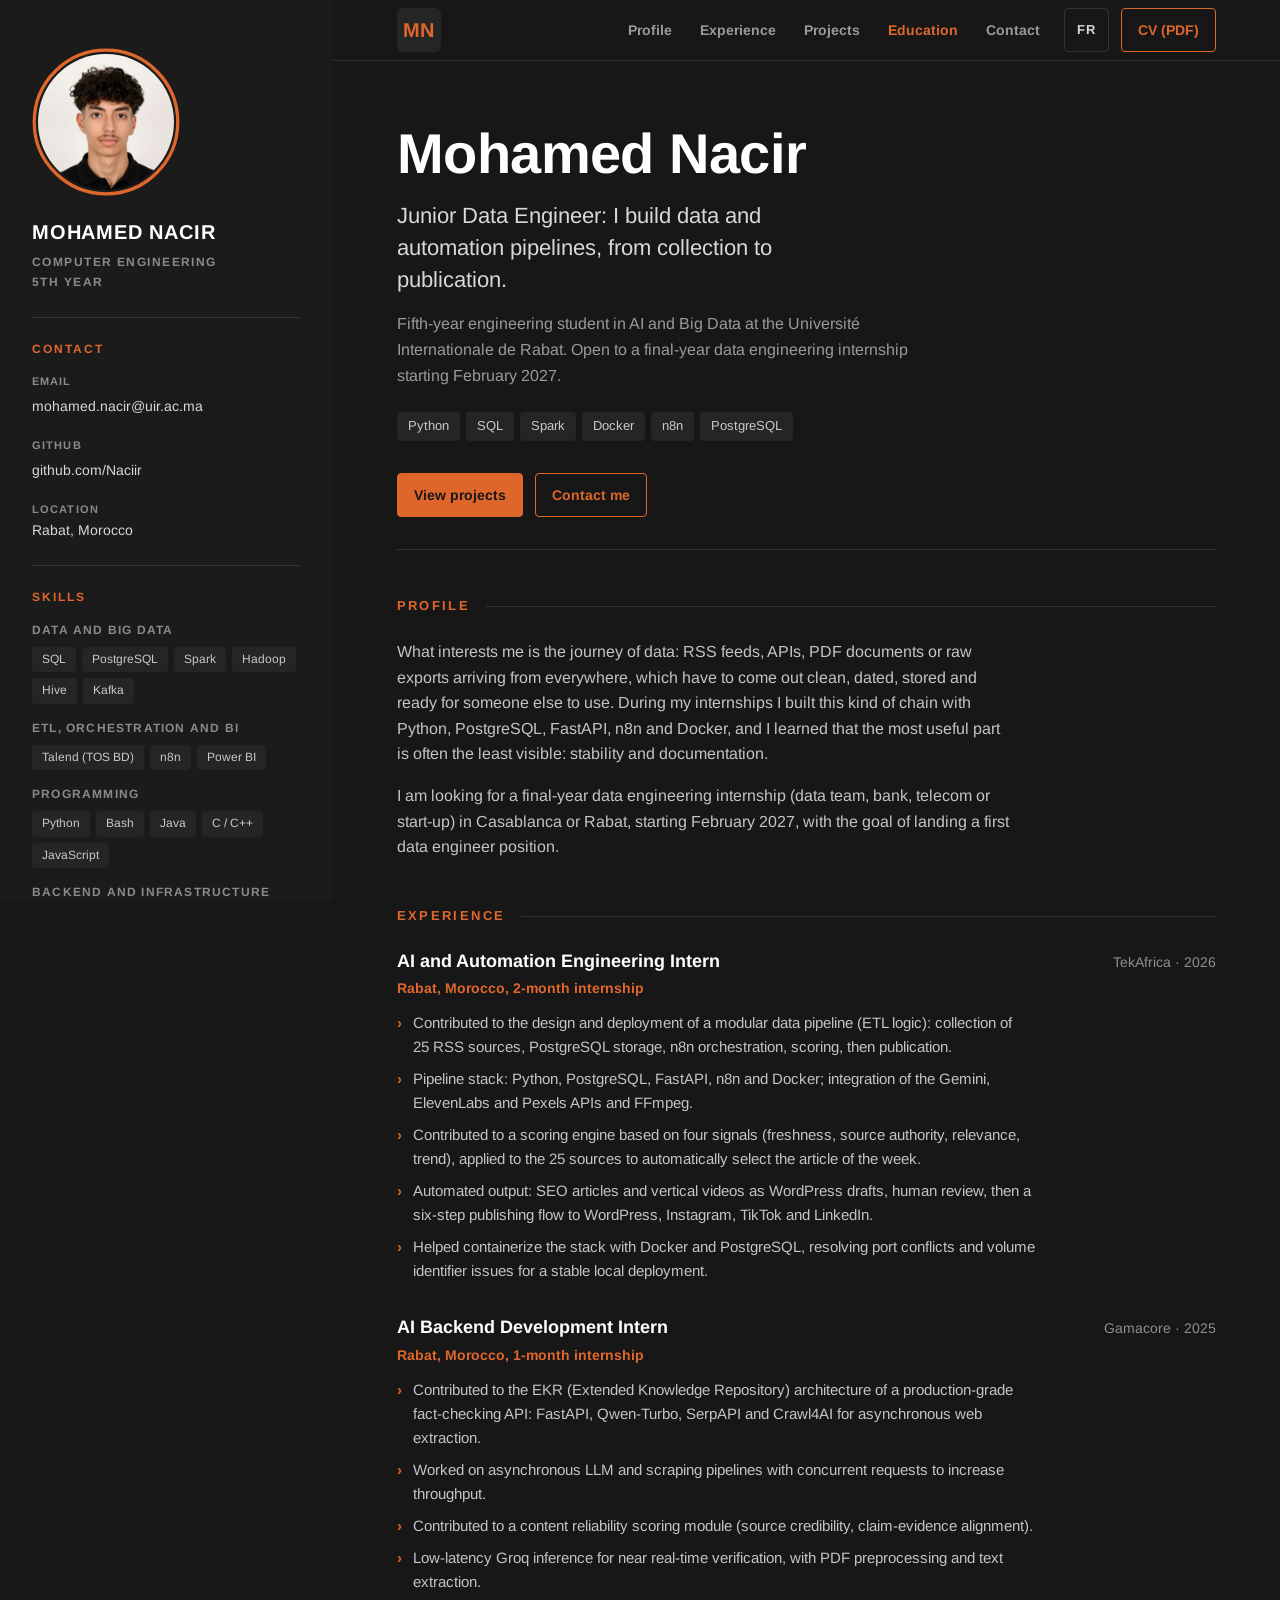
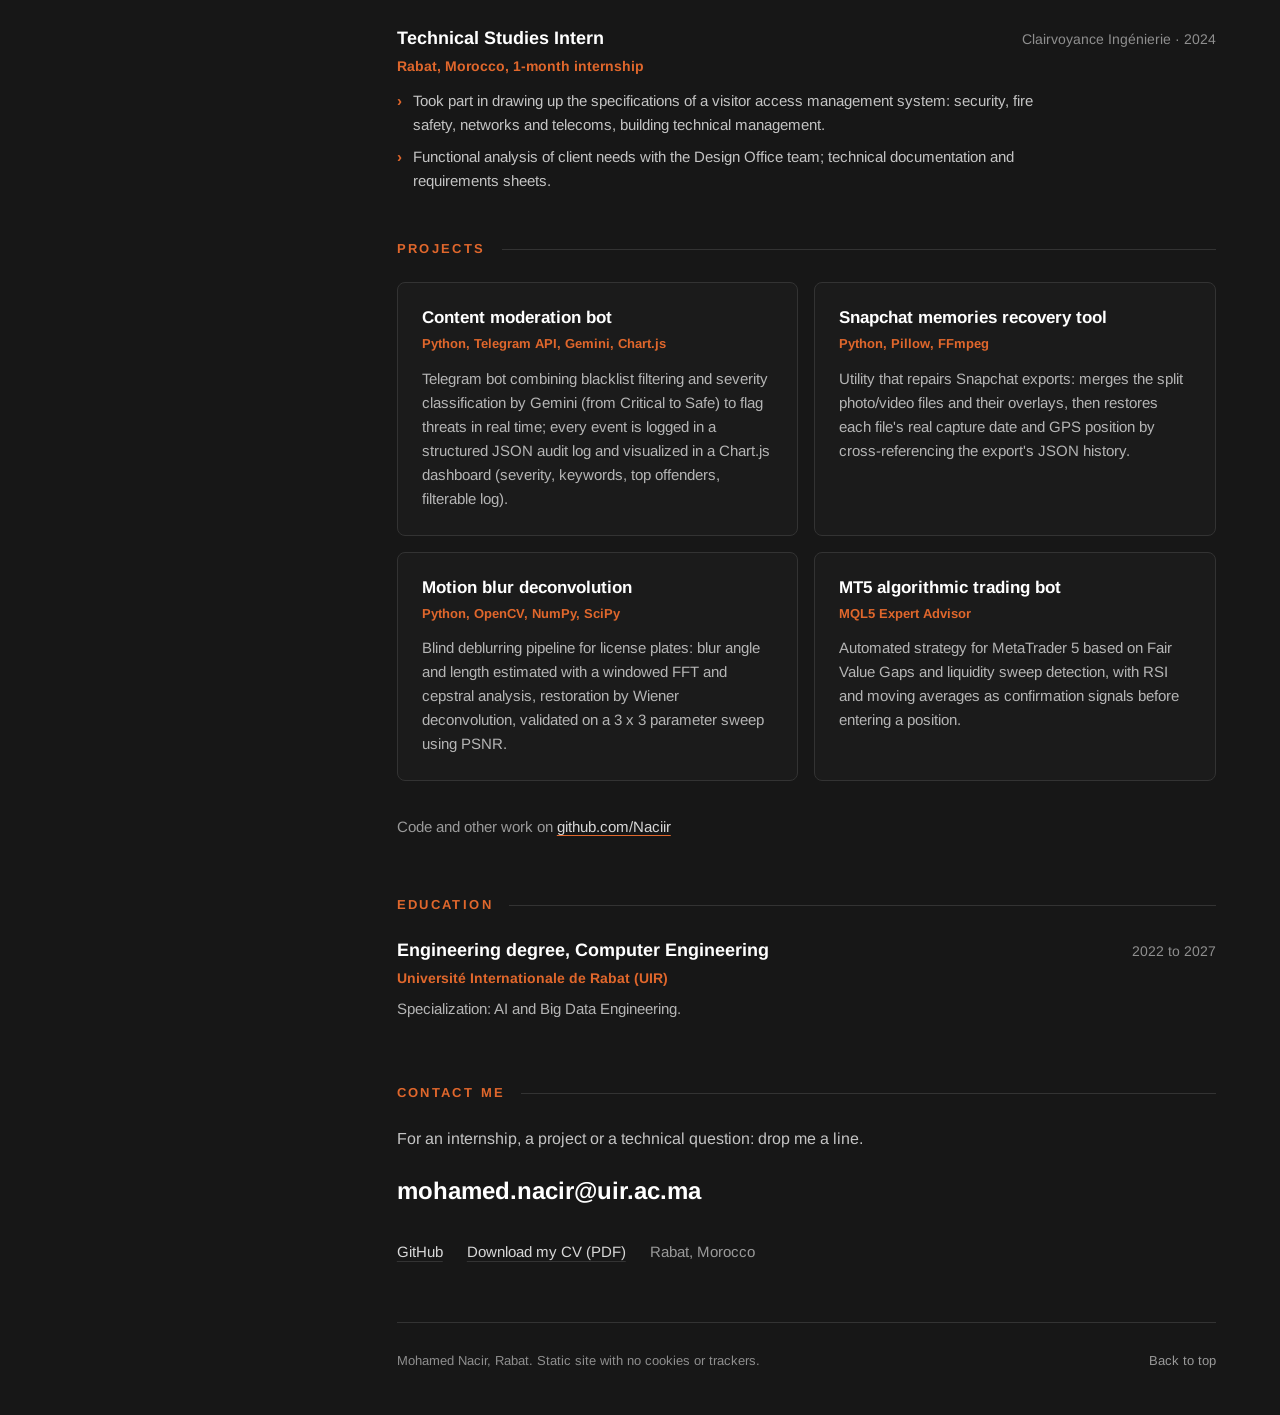
<file: index.html>
<!doctype html>
<html lang="fr">
<head>
<meta charset="utf-8">
<meta name="viewport" content="width=device-width, initial-scale=1">
<title>Mohamed Nacir, Data Engineer junior</title>
<meta name="description" content="Mohamed Nacir, en cycle ingénieur IA et Big Data à l'UIR (Rabat). Pipelines de données et d'automatisation&nbsp;: Python, SQL, Spark, Docker, n8n. Stage de fin d'études data engineering dès février 2027.">
<meta name="theme-color" content="#171717">
<meta name="color-scheme" content="dark">
<link rel="canonical" href="https://naciir.github.io/">
<meta property="og:type" content="website">
<meta property="og:title" content="Mohamed Nacir, Data Engineer junior">
<meta property="og:description" content="Mohamed Nacir, en cycle ingénieur IA et Big Data à l'UIR (Rabat). Pipelines de données et d'automatisation&nbsp;: Python, SQL, Spark, Docker, n8n. Stage de fin d'études data engineering dès février 2027.">
<meta property="og:url" content="https://naciir.github.io/">
<meta property="og:image" content="https://naciir.github.io/assets/og.png">
<meta property="og:image:width" content="1200">
<meta property="og:image:height" content="630">
<meta property="og:image:alt" content="Mohamed Nacir, Data Engineer junior">
<meta property="og:locale" content="fr_FR">
<meta name="twitter:card" content="summary_large_image">
<meta name="twitter:title" content="Mohamed Nacir, Data Engineer junior">
<meta name="twitter:description" content="Mohamed Nacir, en cycle ingénieur IA et Big Data à l'UIR (Rabat). Pipelines de données et d'automatisation&nbsp;: Python, SQL, Spark, Docker, n8n. Stage de fin d'études data engineering dès février 2027.">
<meta name="twitter:image" content="https://naciir.github.io/assets/og.png">
<meta name="twitter:image:alt" content="Mohamed Nacir, Data Engineer junior">
<link rel="icon" href="assets/favicon.svg" type="image/svg+xml">
<link rel="icon" href="assets/favicon-32.png" type="image/png" sizes="32x32">
<link rel="apple-touch-icon" href="assets/apple-touch-icon.png">
<link rel="preload" href="assets/fonts/Arimo-latin-var.woff2" as="font" type="font/woff2" crossorigin>
<link rel="stylesheet" href="styles.css">
<script>(function(d){d.classList.add('js');var m=/[?&]lang=(en|fr)(?:&|#|$)/.exec(location.search),n=(navigator.languages&&navigator.languages[0])||navigator.language||'fr',l=m?m[1]:(/^(fr|ar)/i.test(n)?'fr':'en');window.__mnLang=l;if(l==='en')d.classList.add('i18n-pending');setTimeout(function(){d.classList.remove('i18n-pending')},1500);setTimeout(function(){if(!window.__mnReady){d.classList.remove('js')}},3000)})(document.documentElement)</script>
<script src="main.js" defer></script>
<script src="i18n.js" defer></script>
<script type="application/ld+json">{"@context":"https://schema.org","@type":"Person","name":"Mohamed Nacir","url":"https://naciir.github.io/","image":"https://naciir.github.io/assets/photo.jpg","jobTitle":"Data Engineer junior, cycle ingénieur IA et Big Data","affiliation":{"@type":"CollegeOrUniversity","name":"Université Internationale de Rabat"},"sameAs":["https://github.com/Naciir"],"address":{"@type":"PostalAddress","addressLocality":"Rabat","addressCountry":"MA"},"knowsLanguage":["ar","fr","en","es"]}</script>
</head>
<body id="top">
<a class="skip" href="#contenu" data-i18n="skip">Aller au contenu</a>

<div class="layout">

  <header class="topbar">
    <a class="mark" href="#top" aria-label="MN, Mohamed Nacir, haut de page" data-i18n-attrs="aria-label=mark.aria">MN</a>
    <button class="menu-btn" type="button" aria-expanded="false" aria-controls="nav-links">Menu</button>
    <nav class="nav" aria-label="Navigation principale" data-i18n-attrs="aria-label=nav.aria">
      <ul id="nav-links" class="nav-links">
        <li><a href="#profil" data-i18n="nav.profile">Profil</a></li>
        <li><a href="#experience" data-i18n="nav.experience">Expérience</a></li>
        <li><a href="#projets" data-i18n="nav.projects">Projets</a></li>
        <li><a href="#formation" data-i18n="nav.education">Formation</a></li>
        <li class="nav-mobile"><a href="#competences" data-i18n="nav.skills">Compétences</a></li>
        <li><a href="#contact">Contact</a></li>
      </ul>
    </nav>
    <button class="lang-btn" type="button" data-lang-switch aria-label="Switch the site to English" lang="en">EN</button>
    <a data-i18n-attrs="href=cv.href" class="btn btn-outline btn-cv" href="assets/CV_Mohamed_Nacir.pdf" download target="_blank" rel="noopener">CV (PDF)</a>
  </header>

  <main id="contenu" tabindex="-1">

    <section class="hero" aria-labelledby="hero-title">
      <h1 id="hero-title" class="hero-name">Mohamed Nacir</h1>
      <p class="lead hero-lead" data-i18n="hero.lead">Data Engineer junior&nbsp;: je construis des pipelines de données et d'automatisation, de la collecte à la publication.</p>
      <p class="meta hero-meta" data-i18n="hero.meta">En cycle ingénieur (5e année), IA et Big Data, Université Internationale de Rabat. Stage de fin d'études en data engineering à partir de février 2027.</p>
      <ul class="chips hero-chips" aria-label="Outils principaux" data-i18n-attrs="aria-label=chips.aria">
        <li class="chip">Python</li><li class="chip">SQL</li><li class="chip">Spark</li><li class="chip">Docker</li><li class="chip">n8n</li><li class="chip">PostgreSQL</li>
      </ul>
      <div class="cta hero-cta">
        <a class="btn btn-fill" href="#projets" data-i18n="hero.cta1">Voir les projets</a>
        <a class="btn btn-outline" href="#contact" data-i18n="contact.me">Me contacter</a>
      </div>
    </section>

    <section id="profil" class="section" aria-labelledby="profil-title" data-reveal>
      <h2 id="profil-title" class="section-title" data-i18n="nav.profile">Profil</h2>
      <div class="prose">
        <p data-i18n="profile.p1">Ce qui m'intéresse, c'est le trajet des données&nbsp;: des flux RSS, des API, des documents PDF ou des exports bruts qui arrivent de partout, et qui doivent ressortir propres, datés, stockés et prêts à être utilisés par quelqu'un d'autre. Pendant mes stages, j'ai construit ce type de chaînes avec Python, PostgreSQL, FastAPI, n8n et Docker, et j'ai appris que la partie la plus utile est souvent la moins visible&nbsp;: la stabilité et la documentation.</p>
        <p data-i18n="profile.p2">Je cherche un stage de fin d'études en data engineering (pôle Data, banque, télécoms ou start-up) à Casablanca ou Rabat, à partir de février 2027, avec l'objectif d'un premier poste de data engineer.</p>
      </div>
    </section>

    <section id="experience" class="section" aria-labelledby="experience-title">
      <h2 id="experience-title" class="section-title" data-reveal data-i18n="nav.experience">Expérience</h2>

      <article class="entry" data-reveal>
        <div class="entry-head">
          <h3 class="entry-title" data-i18n="exp.tek.title">Stagiaire en ingénierie IA et automatisation</h3>
          <p class="entry-meta">TekAfrica · 2026</p>
        </div>
        <p class="entry-sub" data-i18n="exp.tek.sub">Rabat, Maroc, stage de 2&nbsp;mois</p>
        <ul class="bullets">
          <li data-i18n="exp.tek.b1">Conception et déploiement d'un pipeline de données modulaire (logique ETL)&nbsp;: collecte de 25&nbsp;sources RSS, stockage PostgreSQL, orchestration n8n, scoring puis publication.</li>
          <li data-i18n="exp.tek.b2">Stack du pipeline&nbsp;: Python, PostgreSQL, FastAPI, n8n et Docker&nbsp;; intégration des API Gemini, ElevenLabs, Pexels et FFmpeg.</li>
          <li data-i18n="exp.tek.b3">Moteur de scoring sur quatre signaux (fraîcheur, autorité de la source, pertinence, tendance) appliqué aux 25&nbsp;sources pour retenir automatiquement l'article de la semaine.</li>
          <li data-i18n="exp.tek.b4">Restitution automatisée&nbsp;: articles SEO et vidéos verticales en brouillons WordPress, relecture humaine, puis flux de publication en six étapes vers WordPress, Instagram, TikTok et LinkedIn.</li>
          <li data-i18n="exp.tek.b5">Conteneurisation avec Docker et PostgreSQL&nbsp;; résolution des conflits de ports et des identifiants de volumes pour un déploiement local stable.</li>
        </ul>
      </article>

      <article class="entry" data-reveal>
        <div class="entry-head">
          <h3 class="entry-title" data-i18n="exp.gam.title">Stagiaire en développement backend IA</h3>
          <p class="entry-meta">Gamacore · 2025</p>
        </div>
        <p class="entry-sub" data-i18n="exp.sub1m">Rabat, Maroc, stage d’un mois</p>
        <ul class="bullets">
          <li data-i18n="exp.gam.b1">Architecture EKR (Extended Knowledge Repository) d'une API de fact-checking de niveau production&nbsp;: FastAPI, Qwen-Turbo, SerpAPI et Crawl4AI pour l'extraction web asynchrone.</li>
          <li data-i18n="exp.gam.b2">Pipelines asynchrones de LLM et de scraping avec requêtes concurrentes pour augmenter le débit.</li>
          <li data-i18n="exp.gam.b3">Module de scoring de fiabilité des contenus (crédibilité de la source, alignement <span class="nowrap" style="white-space:nowrap">affirmation-preuve</span>).</li>
          <li data-i18n="exp.gam.b4">Inférence Groq à faible latence pour une vérification quasi temps réel&nbsp;; prétraitement et extraction de texte de PDF.</li>
        </ul>
      </article>

      <article class="entry" data-reveal>
        <div class="entry-head">
          <h3 class="entry-title" data-i18n="exp.cla.title">Stagiaire en études techniques</h3>
          <p class="entry-meta">Clairvoyance Ingénierie · 2024</p>
        </div>
        <p class="entry-sub" data-i18n="exp.sub1m">Rabat, Maroc, stage d’un mois</p>
        <ul class="bullets">
          <li data-i18n="exp.cla.b1">Participation au cahier des charges d'un système de gestion des accès visiteurs&nbsp;: sécurité, sécurité incendie, réseau et télécoms, gestion technique du bâtiment.</li>
          <li data-i18n="exp.cla.b2">Analyse fonctionnelle des besoins client avec l'équipe du Bureau d'Études&nbsp;; documentation technique et fiches d'exigences.</li>
        </ul>
      </article>
    </section>

    <section id="projets" class="section" aria-labelledby="projets-title">
      <h2 id="projets-title" class="section-title" data-reveal data-i18n="nav.projects">Projets</h2>
      <div class="cards" data-reveal-group>
        <article class="card" data-reveal>
          <h3 class="card-title" data-i18n="pj1.title">Bot de modération de contenu</h3>
          <p class="card-tech" data-i18n="pj1.tech">Python, API Telegram, Gemini, Chart.js</p>
          <p class="card-text" data-i18n="pj1.text">Bot Telegram combinant filtrage par liste noire et classification de gravité par Gemini (de Critique à Sûr) pour signaler les menaces en temps réel&nbsp;; chaque événement est journalisé dans un journal d'audit JSON structuré et visualisé dans un tableau de bord Chart.js (gravité, mots-clés, principaux contrevenants, journal filtrable).</p>
        </article>
        <article class="card" data-reveal>
          <h3 class="card-title" data-i18n="pj2.title">Outil de récupération de souvenirs Snapchat</h3>
          <p class="card-tech">Python, Pillow, FFmpeg</p>
          <p class="card-text" data-i18n="pj2.text">Utilitaire qui répare les exports Snapchat&nbsp;: fusion des fichiers photo/vidéo scindés et de leurs calques, puis restauration de la date de capture et de la position GPS réelles de chaque fichier en croisant l'historique JSON de l'export.</p>
        </article>
        <article class="card" data-reveal>
          <h3 class="card-title" data-i18n="pj3.title">Déconvolution de flou de mouvement</h3>
          <p class="card-tech">Python, OpenCV, NumPy, SciPy</p>
          <p class="card-text" data-i18n="pj3.text">Pipeline de défloutage aveugle pour plaques d'immatriculation&nbsp;: estimation de l'angle et de la longueur du flou par FFT fenêtrée et analyse cepstrale, restauration par déconvolution de Wiener, validation sur un balayage de paramètres 3&nbsp;x&nbsp;3 avec le PSNR.</p>
        </article>
        <article class="card" data-reveal>
          <h3 class="card-title" data-i18n="pj4.title">Robot de trading algorithmique MT5</h3>
          <p class="card-tech" data-i18n="pj4.tech">Expert Advisor MQL5</p>
          <p class="card-text" data-i18n="pj4.text">Stratégie automatisée pour MetaTrader 5 fondée sur les Fair Value Gaps et la détection de balayages de liquidité, avec RSI et moyennes mobiles comme signaux de confirmation avant l'entrée en position.</p>
        </article>
      </div>
      <p class="more" data-reveal data-i18n="more">Code et autres expériences sur <a href="https://github.com/Naciir" target="_blank" rel="noopener">github.com/Naciir</a></p>
    </section>

    <section id="formation" class="section" aria-labelledby="formation-title" data-reveal>
      <h2 id="formation-title" class="section-title" data-i18n="nav.education">Formation</h2>
      <article class="entry">
        <div class="entry-head">
          <h3 class="entry-title" data-i18n="edu.title">Diplôme d'ingénieur, Génie Informatique</h3>
          <p class="entry-meta" data-i18n="edu.years">2022 à 2027</p>
        </div>
        <p class="entry-sub">Université Internationale de Rabat (UIR)</p>
        <p class="entry-note" data-i18n="edu.note">Spécialité&nbsp;: IA et Big Data Engineering.</p>
      </article>
    </section>

  </main>

  <aside class="side" aria-label="Fiche d'identité" data-i18n-attrs="aria-label=side.aria">
    <div class="side-id">
      <div class="photo">
        <picture>
          <source srcset="assets/photo.webp" type="image/webp">
          <img data-i18n-attrs="alt=photo.alt" src="assets/photo.jpg" alt="Portrait de Mohamed Nacir" width="160" height="160" fetchpriority="high">
        </picture>
        <svg class="ring" viewBox="0 0 100 100" aria-hidden="true" focusable="false"><circle cx="50" cy="50" r="48.5" pathLength="100"/></svg>
      </div>
      <p class="side-name">Mohamed Nacir</p>
      <p class="side-role" data-i18n="side.role">Génie Informatique<br>5e année</p>
    </div>

    <section class="side-block side-contact" aria-labelledby="coord-title">
      <h2 id="coord-title" class="side-title">Contact</h2>
      <dl class="contact-list">
        <div><dt data-i18n="side.email">E-mail</dt><dd><a href="mailto:mohamed.nacir@uir.ac.ma">mohamed.nacir@uir.ac.ma</a></dd></div>
        <div><dt>GitHub</dt><dd><a href="https://github.com/Naciir" target="_blank" rel="noopener">github.com/Naciir</a></dd></div>
        <div><dt data-i18n="side.location">Localisation</dt><dd data-i18n="loc">Rabat, Maroc</dd></div>
      </dl>
    </section>

    <section id="competences" class="side-block side-skills" aria-labelledby="competences-title">
      <h2 id="competences-title" class="side-title" data-i18n="nav.skills">Compétences</h2>
      <div class="skill-group">
        <h3 class="label" data-i18n="sk.data">Données et Big Data</h3>
        <ul class="chips"><li class="chip">SQL</li><li class="chip">PostgreSQL</li><li class="chip">Spark</li><li class="chip">Hadoop</li><li class="chip">Hive</li><li class="chip">Kafka</li></ul>
      </div>
      <div class="skill-group">
        <h3 class="label" data-i18n="sk.etl">ETL, orchestration et BI</h3>
        <ul class="chips"><li class="chip">Talend (TOS BD)</li><li class="chip">n8n</li><li class="chip">Power BI</li></ul>
      </div>
      <div class="skill-group">
        <h3 class="label" data-i18n="sk.prog">Programmation</h3>
        <ul class="chips"><li class="chip">Python</li><li class="chip">Bash</li><li class="chip">Java</li><li class="chip">C / C++</li><li class="chip">JavaScript</li></ul>
      </div>
      <div class="skill-group">
        <h3 class="label" data-i18n="sk.backend">Backend et infra</h3>
        <ul class="chips"><li class="chip">Docker</li><li class="chip">Linux</li><li class="chip">Git</li><li class="chip">FastAPI</li><li class="chip">Node.js</li></ul>
      </div>
      <div class="skill-group">
        <h3 class="label" data-i18n="sk.ai">IA et data science</h3>
        <ul class="chips"><li class="chip">Pandas</li><li class="chip">NumPy</li><li class="chip">Scikit-learn</li><li class="chip">PyTorch</li><li class="chip">TensorFlow</li><li class="chip">OpenCV</li></ul>
      </div>
      <div class="skill-group">
        <h3 class="label" data-i18n="sk.tools">Outils</h3>
        <ul class="chips"><li class="chip">FFmpeg</li><li class="chip">WordPress</li></ul>
      </div>
    </section>

    <section class="side-block side-langs" aria-labelledby="langues-title">
      <h2 id="langues-title" class="side-title" data-i18n="langs.title">Langues</h2>
      <ul class="langs">
        <li><span data-i18n="lang.ar">Arabe</span><span class="pill pill-native" data-i18n="lang.native">Maternelle</span></li>
        <li><span data-i18n="lang.fr">Français</span><span class="pill" data-i18n="lang.fluent">Courant</span></li>
        <li><span data-i18n="lang.en">Anglais</span><span class="pill" data-i18n="lang.fluent">Courant</span></li>
        <li><span data-i18n="lang.es">Espagnol</span><span class="pill" data-i18n="lang.inter">Intermédiaire</span></li>
      </ul>
    </section>

    <section class="side-block side-interests" aria-labelledby="interets-title">
      <h2 id="interets-title" class="side-title" data-i18n="int.title">Centres d'intérêt</h2>
      <ul class="chips"><li class="chip" data-i18n="int.rotaract">Membre du Rotaract</li><li class="chip" data-i18n="int.oss">Contributions open source</li><li class="chip">Linux (ricing)</li><li class="chip" data-i18n="int.android">Android / ROM personnalisées</li></ul>
    </section>
  </aside>

  <footer id="contact" class="footer" aria-labelledby="contact-title">
    <div class="section contact" data-reveal>
      <h2 id="contact-title" class="section-title" data-i18n="contact.me">Me contacter</h2>
      <p class="contact-intro" data-i18n="contact.intro">Pour un stage, un projet ou une question technique&nbsp;: écrivez-moi.</p>
      <p><a class="contact-mail" href="mailto:mohamed.nacir@uir.ac.ma">mohamed.nacir@uir.ac.ma</a></p>
      <ul class="contact-links">
        <li><a href="https://github.com/Naciir" target="_blank" rel="noopener">GitHub</a></li>
        <li><a data-i18n-attrs="href=cv.href" href="assets/CV_Mohamed_Nacir.pdf" download target="_blank" rel="noopener" data-i18n="contact.cv">Télécharger mon CV (PDF)</a></li>
        <li><span data-i18n="loc">Rabat, Maroc</span></li>
      </ul>
    </div>
    <div class="colophon">
      <p data-i18n="colophon">Mohamed Nacir, Rabat. Site statique sans cookies ni traceurs.</p>
      <p><a href="#top" data-i18n="totop">Haut de page</a></p>
    </div>
  </footer>

</div>
</body>
</html>
</file>
<file: styles.css>
/* Mohamed Nacir, e-portfolio. Tokens mirror his CV (dark, orange, Arimo / Liberation Sans). */

@font-face {
  font-family: "Arimo";
  font-style: normal;
  font-weight: 400 700;
  font-display: swap;
  src: url("assets/fonts/Arimo-latin-var.woff2") format("woff2");
}

:root {
  color-scheme: dark;
  --bg: #171717;
  --bg-side: #1b1b1b;
  --chip: #252525;
  --chip-hover: #2e2e2e;
  --pill: #2b2b2b;
  --line: #333333;
  --accent: #e0672c;
  --accent-fill: #df662b;
  --title: #ffffff;
  --contact: #d8d8d8;
  --chip-text: #c9c9c9;
  --text: #c4c4c4;
  --text-2: #b5b5b5;
  --text-3: #9a9a9a;
  --text-4: #8f8f8f;
  --label: #8a8a8a;

  --font: "Arimo", "Liberation Sans", Arial, Helvetica, sans-serif;
  --r-chip: 4px;
  --r-pill: 999px;
  --r-card: 8px;

  --s1: 4px; --s2: 8px; --s3: 12px; --s4: 16px; --s6: 24px;
  --s8: 32px; --s12: 48px; --s16: 64px; --s24: 96px;

  --gutter: clamp(16px, 4vw, 40px);
  --side-w: 300px;
  --ease: cubic-bezier(.16, 1, .3, 1);
}

*, *::before, *::after { box-sizing: border-box; }

html {
  -webkit-text-size-adjust: 100%;
  text-size-adjust: 100%;
  background: var(--bg);
}

@media (prefers-reduced-motion: no-preference) {
  html { scroll-behavior: smooth; }
}

body {
  margin: 0;
  background: var(--bg);
  color: var(--text);
  font-family: var(--font);
  font-size: 1rem;
  line-height: 1.6;
  -webkit-font-smoothing: antialiased;
  text-rendering: optimizeLegibility;
  overflow-x: hidden;
}

h1, h2, h3, p, ul, dl, dd { margin: 0; }
ul { padding: 0; list-style: none; }
img, svg { display: block; max-width: 100%; }

a { color: inherit; text-decoration: none; }
a:hover { text-decoration: underline; text-decoration-color: var(--accent); text-underline-offset: 3px; }

::selection { background: var(--accent); color: var(--bg); }

:focus-visible { outline: 2px solid var(--accent); outline-offset: 3px; border-radius: 2px; }

[id] { scroll-margin-top: 80px; }

.skip {
  position: absolute;
  left: var(--s4);
  top: -100px;
  z-index: 100;
  padding: var(--s3) var(--s4);
  background: var(--accent-fill);
  color: var(--bg);
  font-weight: 700;
  border-radius: var(--r-chip);
}
.skip:focus { top: var(--s4); }

/* ---------- Layout (mobile first: one column) ---------- */

.layout {
  display: flex;
  flex-direction: column;
  min-height: 100vh;
}

.side { display: contents; }

.topbar { order: 0; }
.side-id { order: 1; }
main { order: 2; }
.side-skills { order: 3; }
.side-langs { order: 4; }
.side-interests { order: 5; }
.side-contact { display: none; }
.footer { order: 6; }

main, .side-id, .side-block, .footer {
  padding-inline: var(--gutter);
}

main:focus { outline: none; }

/* ---------- Top bar ---------- */

.topbar {
  position: sticky;
  top: 0;
  z-index: 20;
  display: flex;
  align-items: center;
  flex-wrap: wrap;
  gap: var(--s2) var(--s3);
  padding: var(--s2) var(--gutter);
  background: var(--bg);
  border-bottom: 1px solid var(--line);
}

.mark {
  display: inline-grid;
  place-items: center;
  width: 44px;
  height: 44px;
  border-radius: 6px;
  background: var(--chip);
  color: var(--accent);
  font-weight: 700;
  font-size: 1.25rem;
  letter-spacing: .02em;
}
.mark:hover { text-decoration: none; background: var(--chip-hover); }

.menu-btn {
  margin-left: auto;
  min-height: 44px;
  padding: 0 var(--s4);
  border: 1px solid var(--line);
  border-radius: var(--r-chip);
  background: transparent;
  color: var(--contact);
  font: inherit;
  font-size: .875rem;
  font-weight: 700;
  cursor: pointer;
}
.menu-btn[aria-expanded="true"] { border-color: var(--accent); color: var(--accent); }

.nav { order: 3; flex-basis: 100%; }
.js .nav { display: none; }
.js .nav.is-open { display: block; }

.nav-links { display: flex; flex-wrap: wrap; gap: 0 var(--s1); padding-bottom: var(--s1); }
.js .nav-links { flex-direction: column; }

.nav-links a {
  display: flex;
  align-items: center;
  min-height: 44px;
  padding: 0 var(--s3);
  color: var(--text-3);
  font-size: .9375rem;
  font-weight: 700;
  border-radius: var(--r-chip);
}
.nav-links a:hover { color: var(--title); text-decoration: none; background: var(--chip); }
.nav-links a[aria-current="true"] { color: var(--accent); }

.btn {
  display: inline-flex;
  align-items: center;
  justify-content: center;
  min-height: 44px;
  padding: 0 var(--s4);
  border-radius: var(--r-chip);
  font-size: .875rem;
  font-weight: 700;
  line-height: 1.2;
  transition: background-color .2s var(--ease), color .2s var(--ease), border-color .2s var(--ease);
}
.btn:hover { text-decoration: none; }
.btn-outline { border: 1px solid var(--accent); color: var(--accent); }
.btn-outline:hover { background: var(--accent-fill); color: var(--bg); }
.btn-fill { border: 1px solid var(--accent-fill); background: var(--accent-fill); color: var(--bg); }
.btn-fill:hover { background: var(--accent); border-color: var(--accent); }

.no-js .menu-btn, html:not(.js) .menu-btn { display: none; }
html:not(.js) .btn-cv { margin-left: auto; }

/* ---------- Identity block (sidebar top on desktop, hero photo on mobile) ---------- */

.side-id {
  display: flex;
  align-items: center;
  gap: var(--s4);
  padding-top: var(--s8);
}

.photo {
  position: relative;
  flex: none;
  width: 104px;
  height: 104px;
  padding: 5px;
}
.photo img {
  width: 100%;
  height: 100%;
  border-radius: 50%;
  object-fit: cover;
  background: var(--bg-side);
}
.ring {
  position: absolute;
  inset: 0;
  width: 100%;
  height: 100%;
  overflow: visible;
}
.ring circle {
  fill: none;
  stroke: var(--accent);
  stroke-width: 2.2;
  stroke-dasharray: 100;
  stroke-dashoffset: 0;
  transform: rotate(-90deg);
  transform-origin: 50% 50%;
}

.side-name {
  display: none;
  color: var(--title);
  font-weight: 700;
  font-size: 1.25rem;
  letter-spacing: .04em;
  text-transform: uppercase;
  line-height: 1.2;
}
.side-role {
  color: var(--label);
  font-size: .75rem;
  font-weight: 700;
  letter-spacing: .12em;
  text-transform: uppercase;
  line-height: 1.7;
}

/* ---------- Hero ---------- */

.hero { padding-block: var(--s6) var(--s12); }

.hero-name {
  color: var(--title);
  font-size: clamp(2.25rem, 1.6rem + 3vw, 3.5rem);
  font-weight: 700;
  letter-spacing: -.01em;
  line-height: 1.05;
}
.lead {
  margin-top: var(--s4);
  max-width: 34ch;
  color: var(--contact);
  font-size: clamp(1.125rem, 1rem + .5vw, 1.375rem);
  line-height: 1.45;
}
.hero-meta {
  margin-top: var(--s4);
  max-width: 60ch;
  color: var(--text-3);
  font-size: 1rem;
}
.hero-chips { margin-top: var(--s6); }
.cta { display: flex; flex-wrap: wrap; gap: var(--s3); margin-top: var(--s8); }

/* ---------- Sections ---------- */

.section { padding-block: var(--s12) 0; }

.section-title {
  display: flex;
  align-items: center;
  gap: var(--s4);
  margin-bottom: var(--s6);
  color: var(--accent);
  font-size: .8125rem;
  font-weight: 700;
  letter-spacing: .18em;
  text-transform: uppercase;
  line-height: 1.3;
}
.section-title::after {
  content: "";
  flex: 1;
  height: 1px;
  background: var(--line);
}

.prose { display: grid; gap: var(--s4); max-width: 68ch; }
.prose p { color: var(--text); }

/* Entries (experience, education): CV layout */
.entry + .entry { margin-top: var(--s8); }
.entry-head {
  display: flex;
  flex-wrap: wrap;
  align-items: baseline;
  justify-content: space-between;
  gap: var(--s1) var(--s4);
}
.entry-title { color: var(--title); font-size: 1.125rem; font-weight: 700; line-height: 1.35; }
.entry-meta { color: var(--text-4); font-size: .875rem; white-space: nowrap; }
.entry-sub { margin-top: var(--s1); color: var(--accent); font-size: .875rem; font-weight: 700; }
.entry-note { margin-top: var(--s2); color: var(--text-2); font-size: .9375rem; max-width: 68ch; }

.bullets { display: grid; gap: var(--s2); margin-top: var(--s3); max-width: 72ch; }
.bullets li { position: relative; padding-left: 16px; color: var(--text); font-size: .9375rem; line-height: 1.6; }
.bullets li::before {
  content: "\203A";
  position: absolute;
  left: 0;
  top: 0;
  color: var(--accent);
  font-weight: 700;
}

/* Project cards */
.cards { display: grid; gap: var(--s4); }
.card {
  padding: var(--s6);
  background: var(--bg-side);
  border: 1px solid var(--line);
  border-radius: var(--r-card);
}
.card-title { color: var(--title); font-size: 1.0625rem; font-weight: 700; line-height: 1.35; }
.card-tech { margin-top: var(--s1); color: var(--accent); font-size: .8125rem; font-weight: 700; }
.card-text { margin-top: var(--s3); color: var(--text-2); font-size: .9375rem; line-height: 1.6; }

.more { margin-top: var(--s6); color: var(--text-3); font-size: .9375rem; }
.more a { color: var(--contact); text-decoration: underline; text-decoration-color: var(--accent); text-underline-offset: 3px; }
.more a { display: inline-block; padding-block: 10px; }

/* Chips and pills */
.chips { display: flex; flex-wrap: wrap; gap: 6px; }
.chip {
  padding: 6px 11px;
  background: var(--chip);
  color: var(--chip-text);
  font-size: .8125rem;
  line-height: 1.3;
  border-radius: var(--r-chip);
  transition: background-color .2s var(--ease), transform .2s var(--ease);
}
.chip:hover { background: var(--chip-hover); transform: translateY(-1px); }

.pill {
  padding: 2px 9px;
  background: var(--pill);
  color: var(--text-2);
  font-size: .75rem;
  line-height: 1.4;
  border-radius: var(--r-pill);
}
.pill-native { background: var(--accent-fill); color: var(--bg-side); font-weight: 700; }

/* Sidebar blocks (in the flow on mobile) */
.side-block { padding-top: var(--s12); }
.side-title {
  display: flex;
  align-items: center;
  gap: var(--s4);
  margin-bottom: var(--s4);
  color: var(--accent);
  font-size: .8125rem;
  font-weight: 700;
  letter-spacing: .16em;
  text-transform: uppercase;
  line-height: 1.3;
}
.side-title::after { content: ""; flex: 1; height: 1px; background: var(--line); }

.label {
  margin-bottom: var(--s2);
  color: var(--label);
  font-size: .75rem;
  font-weight: 700;
  letter-spacing: .1em;
  text-transform: uppercase;
  line-height: 1.4;
}
.skill-group + .skill-group { margin-top: var(--s4); }

.langs { display: grid; gap: var(--s2); max-width: 420px; }
.langs li { display: flex; align-items: center; justify-content: space-between; gap: var(--s3); color: var(--contact); font-size: .9375rem; }

.contact-list { display: grid; gap: var(--s4); }
.contact-list dt { color: var(--label); font-size: .6875rem; font-weight: 700; letter-spacing: .1em; text-transform: uppercase; }
.contact-list dd { color: var(--contact); font-size: .875rem; overflow-wrap: anywhere; }
.contact-list a { display: inline-block; padding-block: 4px; }

/* ---------- Contact footer ---------- */

.footer { padding-bottom: var(--s8); }
.contact { padding-top: var(--s16); }
.contact-intro { color: var(--text); max-width: 60ch; }
.contact-mail {
  display: inline-block;
  margin-top: var(--s3);
  padding-block: var(--s2);
  color: var(--title);
  font-size: clamp(1.125rem, 1rem + .8vw, 1.5rem);
  font-weight: 700;
  overflow-wrap: anywhere;
}
.contact-links { display: flex; flex-wrap: wrap; gap: var(--s2) var(--s6); margin-top: var(--s3); color: var(--text-3); font-size: .9375rem; }
.contact-links a, .contact-links span { display: inline-flex; align-items: center; min-height: 44px; }
.contact-links a { color: var(--contact); text-decoration: underline; text-decoration-color: var(--line); text-underline-offset: 4px; }
.contact-links a:hover { text-decoration-color: var(--accent); }

.colophon {
  display: flex;
  flex-wrap: wrap;
  justify-content: space-between;
  align-items: center;
  gap: var(--s2) var(--s6);
  margin-top: var(--s12);
  padding-top: var(--s4);
  border-top: 1px solid var(--line);
  color: var(--text-4);
  font-size: .8125rem;
}
.colophon a { display: inline-flex; align-items: center; min-height: 44px; color: var(--text-3); }

/* ---------- Tablet ---------- */

@media (min-width: 700px) {
  .cards { grid-template-columns: repeat(2, minmax(0, 1fr)); }
  .menu-btn { display: none; }
  .js .nav, .nav { display: block; order: 0; flex-basis: auto; margin-left: auto; }
  .js .nav-links, .nav-links { flex-direction: row; flex-wrap: nowrap; padding: 0; }
  .nav-links a { font-size: .875rem; padding: 0 10px; }
  .side-id { gap: var(--s6); }
  .photo { width: 128px; height: 128px; }
}

/* ---------- Desktop: the page becomes the CV (sidebar + main) ---------- */

@media (min-width: 900px) {
  :root { --side-w: clamp(300px, 26vw, 360px); }

  .layout {
    display: grid;
    grid-template-columns: var(--side-w) minmax(0, 1fr);
    grid-template-rows: auto 1fr auto;
  }

  .side {
    display: block;
    grid-column: 1;
    grid-row: 1 / -1;
    padding: var(--s12) var(--s8) var(--s12);
    background: var(--bg-side);
    /* The sidebar stays on screen while the main column scrolls, like the left column of the CV. */
    position: sticky;
    top: 0;
    align-self: start;
    height: 100vh;
    height: 100dvh;
    overflow-y: auto;
    overscroll-behavior: contain;
    scrollbar-width: thin;
    scrollbar-color: var(--line) transparent;
  }
  /* Skills are always visible in the sticky sidebar: their nav link only exists on small screens. */
  .nav-links .nav-mobile { display: none; }
  .topbar { grid-column: 2; grid-row: 1; padding-inline: var(--s12); }
  main { grid-column: 2; grid-row: 2; }
  .footer { grid-column: 2; grid-row: 3; }

  main, .footer { padding-inline: var(--s12); }
  main > *, .footer > * { max-width: 860px; }

  .side-id, .side-block { padding-inline: 0; }
  .side-id { display: block; padding-top: 0; }
  .photo { width: 148px; height: 148px; padding: 6px; }
  .side-name { display: block; margin-top: var(--s6); }
  .side-role { margin-top: var(--s2); }

  .side-contact { display: block; }
  .side-block { padding-top: 0; margin-top: var(--s6); }
  .side-block::before {
    content: "";
    display: block;
    height: 1px;
    margin-bottom: var(--s6);
    background: var(--line);
  }
  .side-title::after { display: none; }
  .side-title { font-size: .75rem; }
  .side-skills .chip, .side-interests .chip { font-size: .75rem; padding: 5px 10px; }
  .langs li { font-size: .875rem; }

  .hero { padding-top: var(--s16); padding-bottom: var(--s8); border-bottom: 1px solid var(--line); }
  .nav-links a { padding: 0 var(--s3); }
}

/* Narrow desktop: keep the nav and the CV button on one line next to the 300 px sidebar. */
@media (min-width: 900px) and (max-width: 1099px) {
  main, .footer, .topbar { padding-inline: var(--s8); }
  .nav-links a { padding: 0 4px; }
  .topbar { padding-inline: var(--s4); gap: var(--s2); }
}

@media (min-width: 1200px) {
  main, .footer, .topbar { padding-inline: var(--s16); }
}

/* ---------- Motion ---------- */

.js [data-reveal] {
  opacity: 0;
  transform: translateY(14px);
  transition: opacity .6s var(--ease), transform .6s var(--ease);
}
.js [data-reveal].is-visible { opacity: 1; transform: none; }

@media (prefers-reduced-motion: no-preference) {
  .js .ring circle { animation: ring-draw .7s var(--ease) .1s both; }
  .js .hero > * { animation: fade-up .6s var(--ease) both; }
  .js .hero > :nth-child(2) { animation-delay: .08s; }
  .js .hero > :nth-child(3) { animation-delay: .16s; }
  .js .hero > :nth-child(4) { animation-delay: .24s; }
  .js .hero > :nth-child(5) { animation-delay: .32s; }
}

@keyframes ring-draw { from { stroke-dashoffset: 100; } to { stroke-dashoffset: 0; } }
@keyframes fade-up { from { opacity: 0; transform: translateY(12px); } to { opacity: 1; transform: none; } }

@media (prefers-reduced-motion: reduce) {
  *, *::before, *::after { animation: none !important; transition: none !important; scroll-behavior: auto !important; }
  .js [data-reveal] { opacity: 1; transform: none; }
}

@media print {
  .topbar, .skip, .cta { display: none; }
  .side { position: static; height: auto; overflow: visible; }
  .js [data-reveal] { opacity: 1; transform: none; }
}

/* ---------- Language switch ---------- */

.lang-btn {
  min-width: 44px;
  min-height: 44px;
  padding: 0 var(--s3);
  border: 1px solid var(--line);
  border-radius: var(--r-chip);
  background: transparent;
  color: var(--contact);
  font: inherit;
  font-size: .8125rem;
  font-weight: 700;
  letter-spacing: .08em;
  cursor: pointer;
  transition: border-color .2s var(--ease), color .2s var(--ease);
}
.lang-btn:hover { border-color: var(--accent); color: var(--accent); }
html:not(.js) .lang-btn { display: none; }

/* English visitors: hold the page back for a moment so the French text never flashes. */
html.i18n-pending body { opacity: 0; }
</file>
